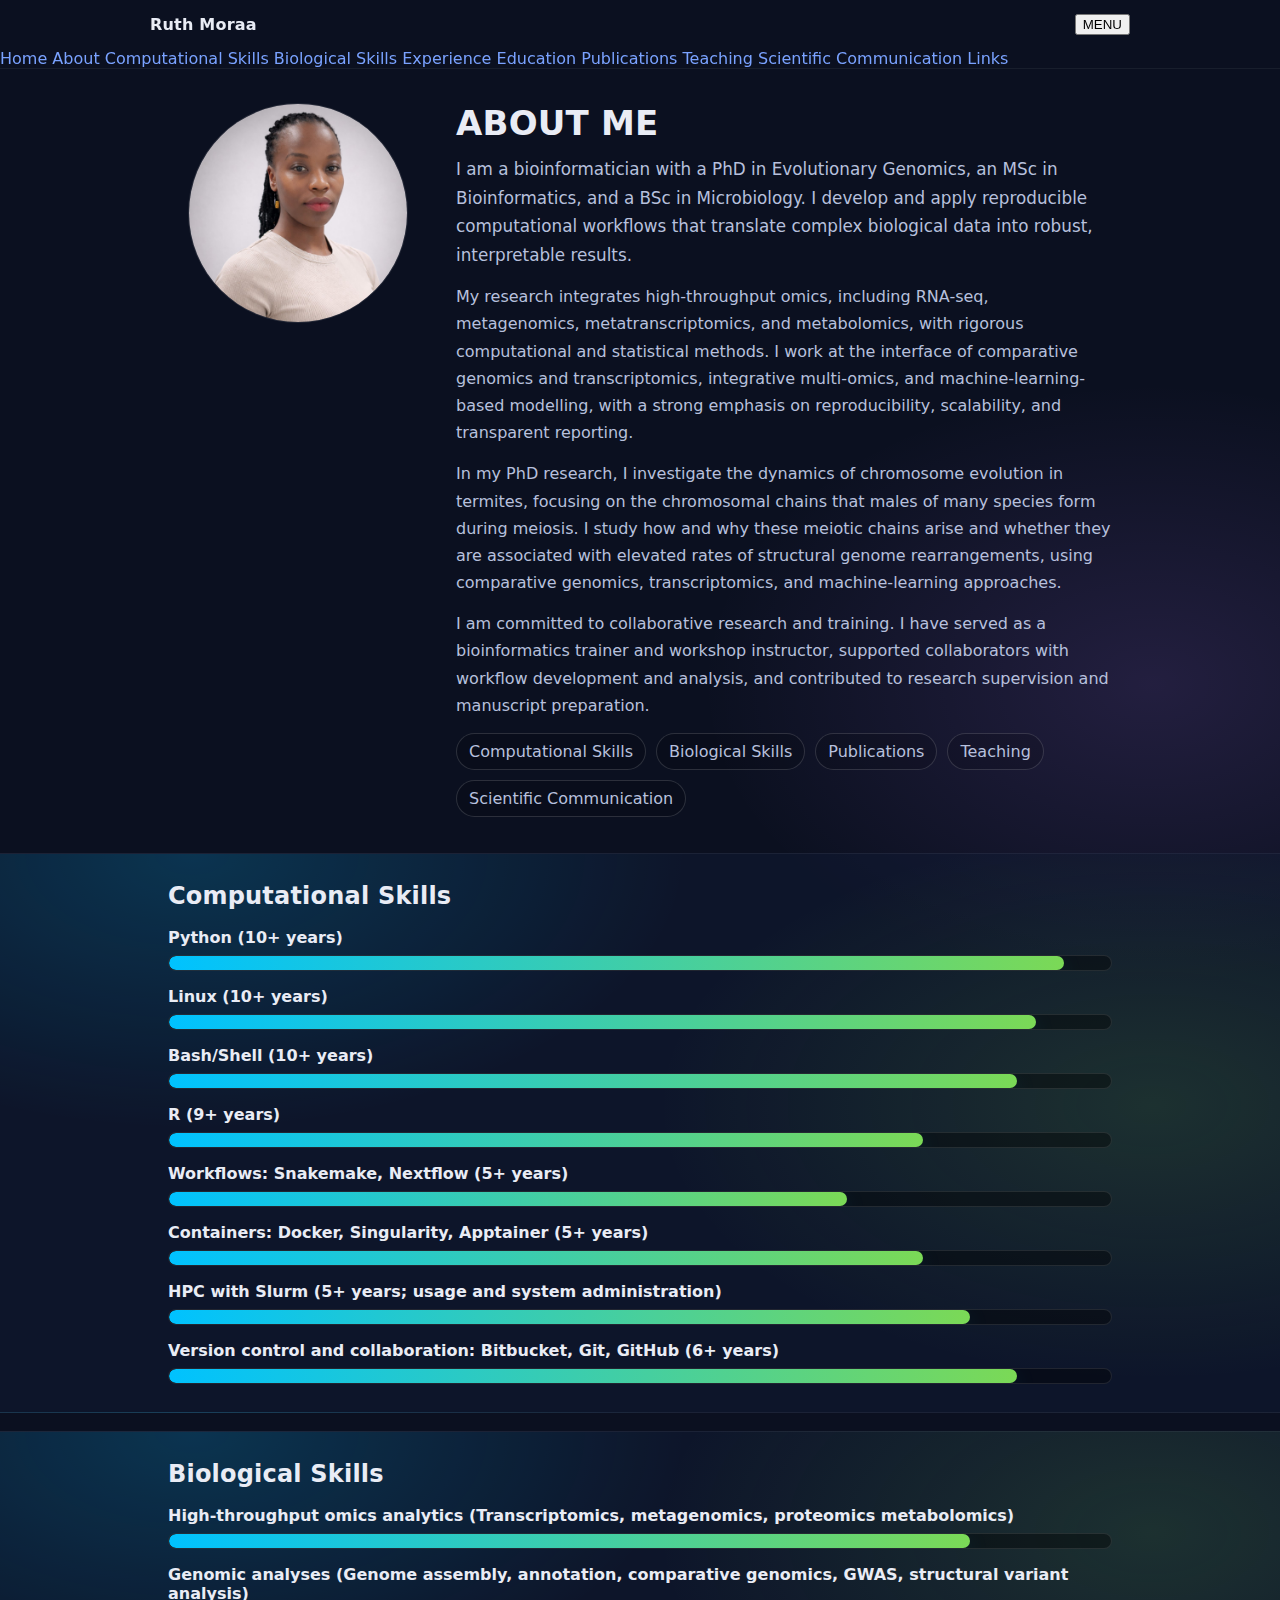
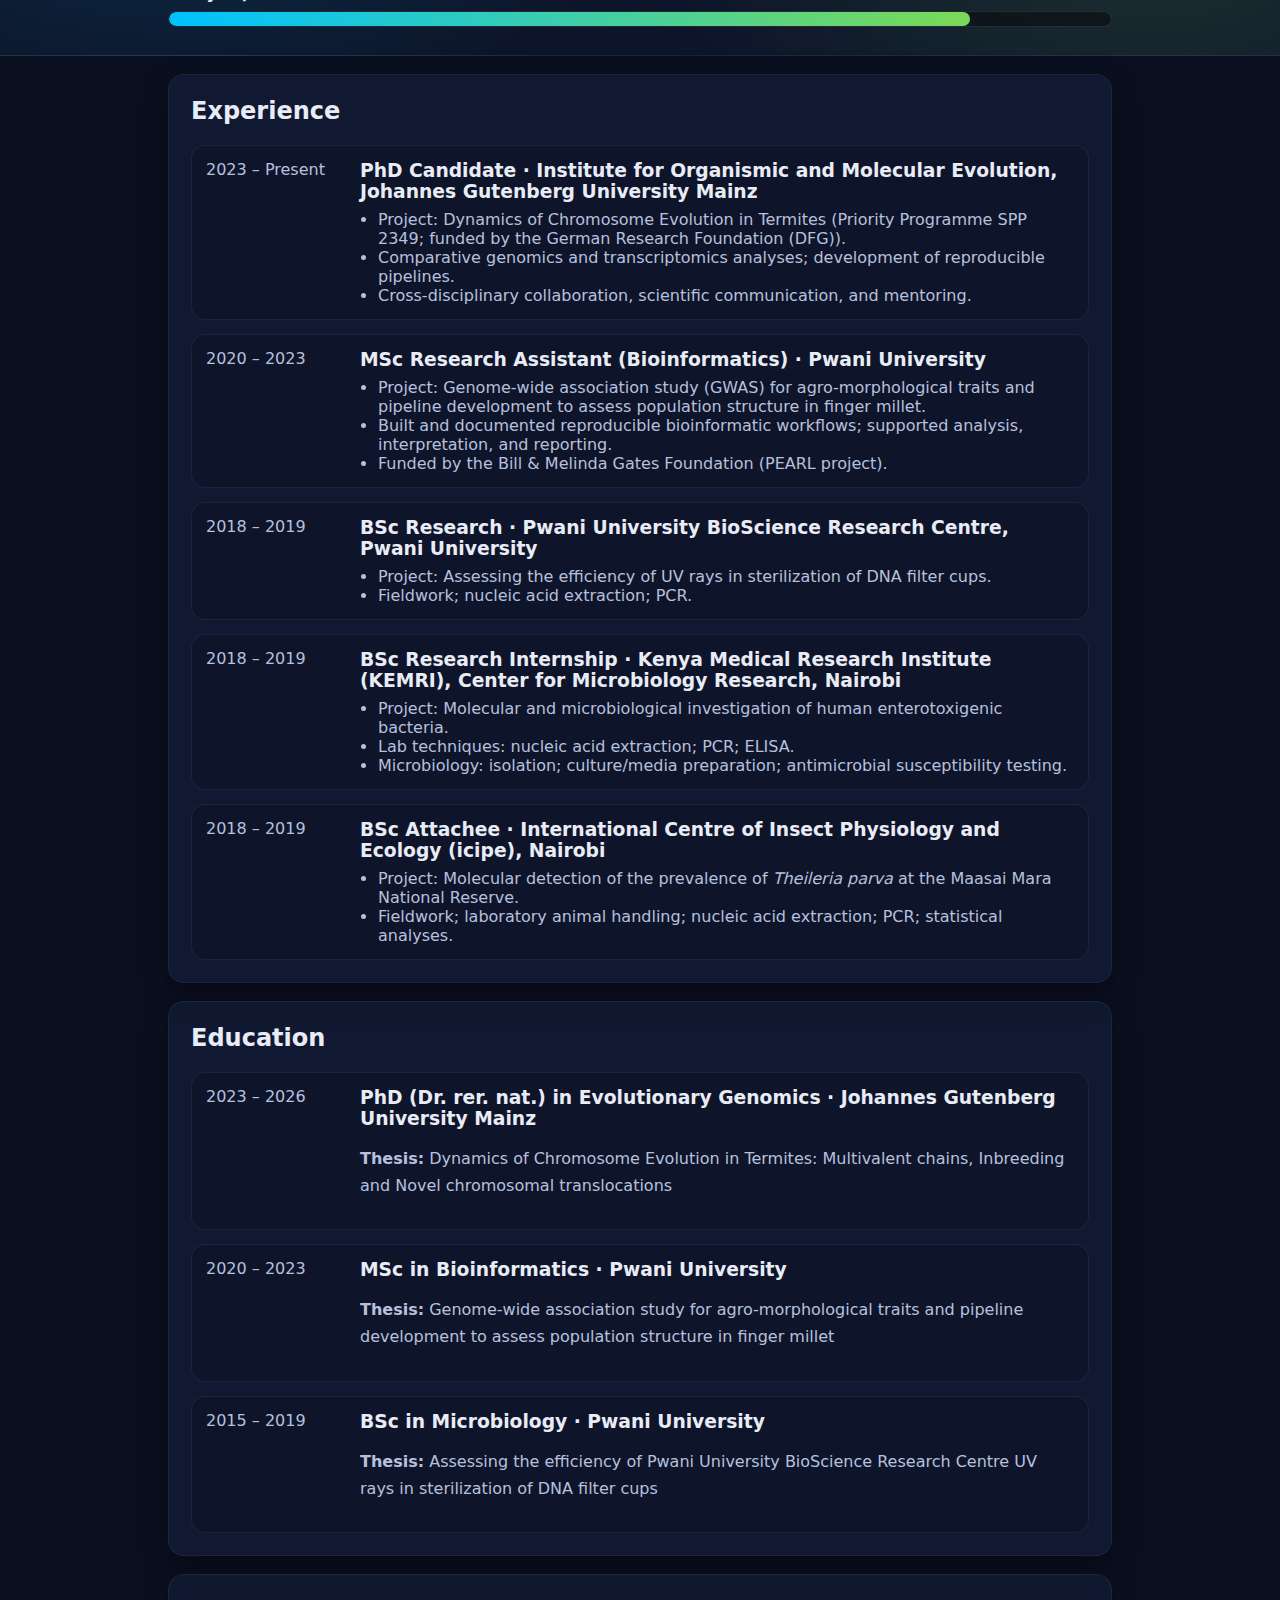
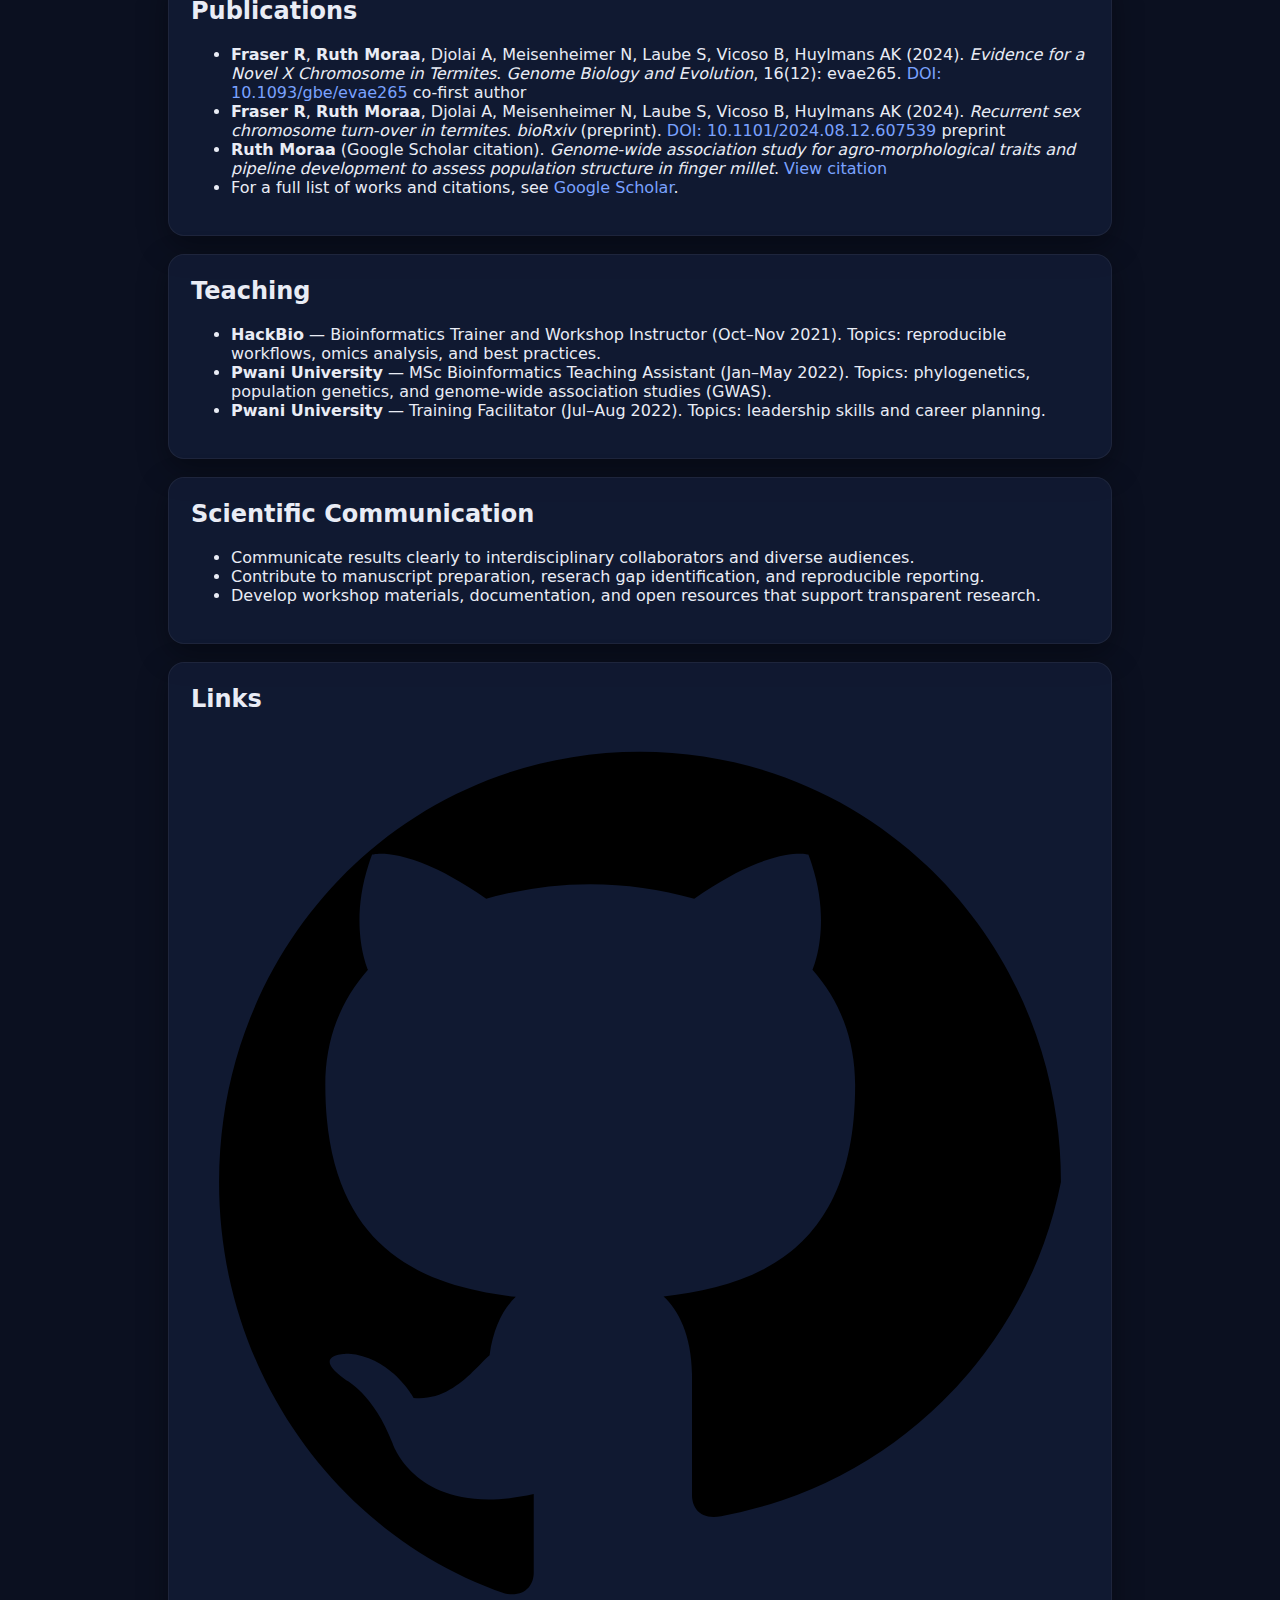
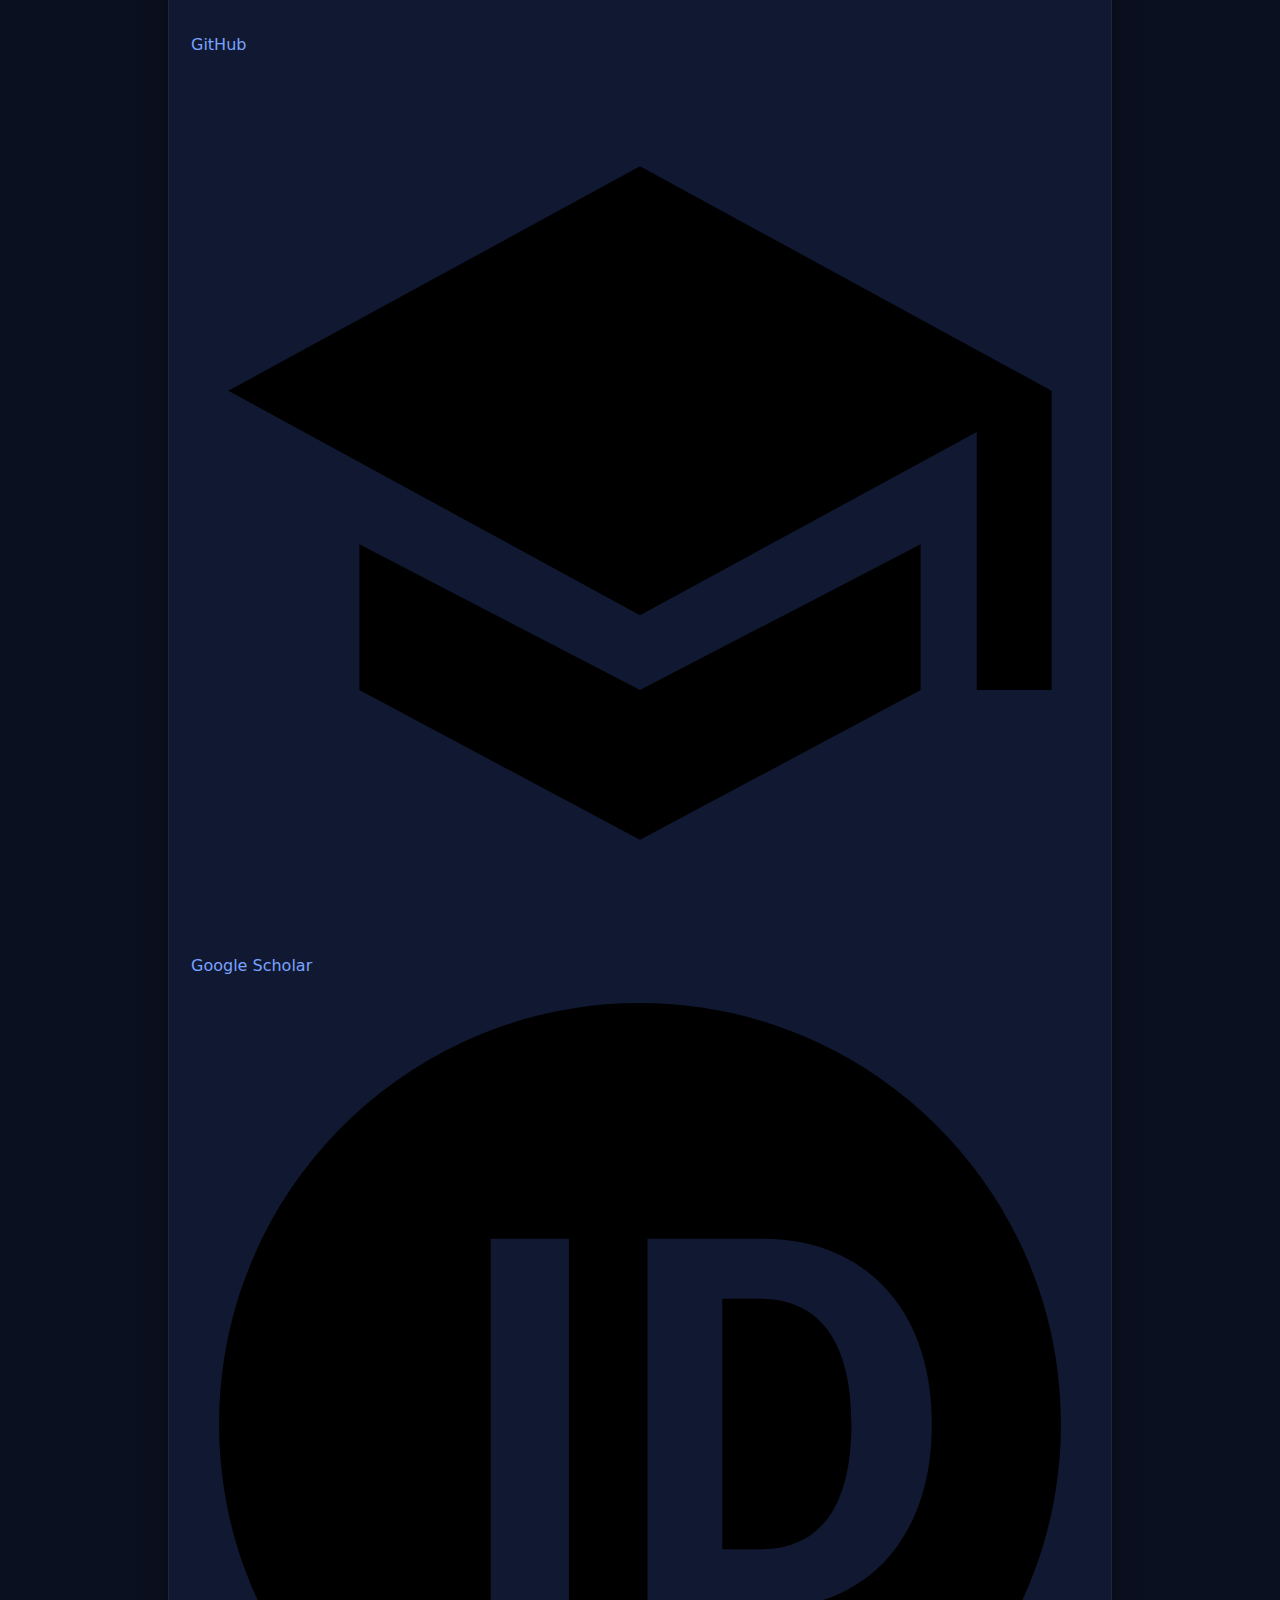
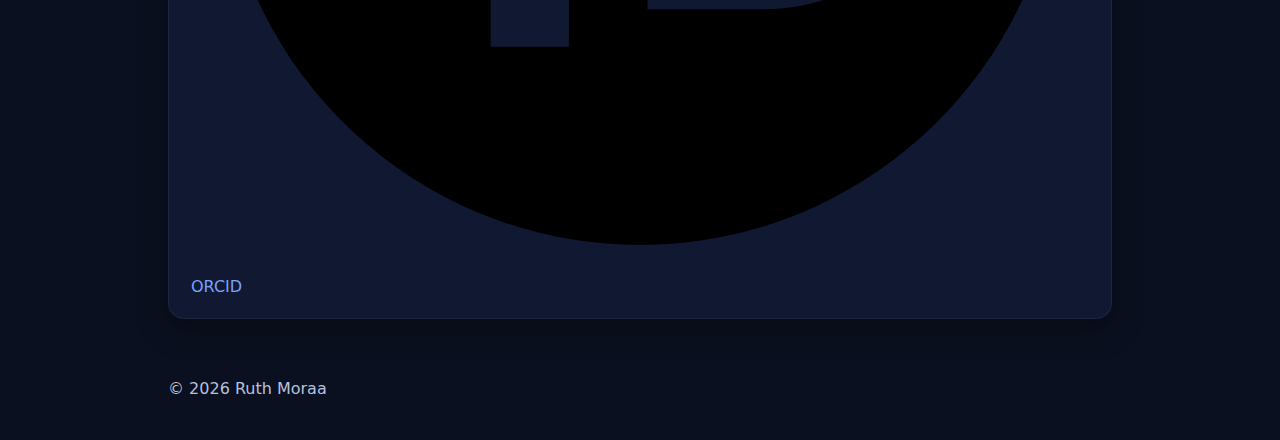
<file: index.html>
<!doctype html>
<html lang="en">
<head>
  <meta charset="utf-8" />
  <meta name="viewport" content="width=device-width, initial-scale=1" />
  <meta http-equiv="refresh" content="0; url=aboutme.html" />
  <title>Ruth Moraa</title>
  <link rel="canonical" href="aboutme.html" />
</head>
<body>
  <p>
    Redirecting to <a href="aboutme.html">aboutme.html</a>…
  </p>
</body>
</html>
</file>
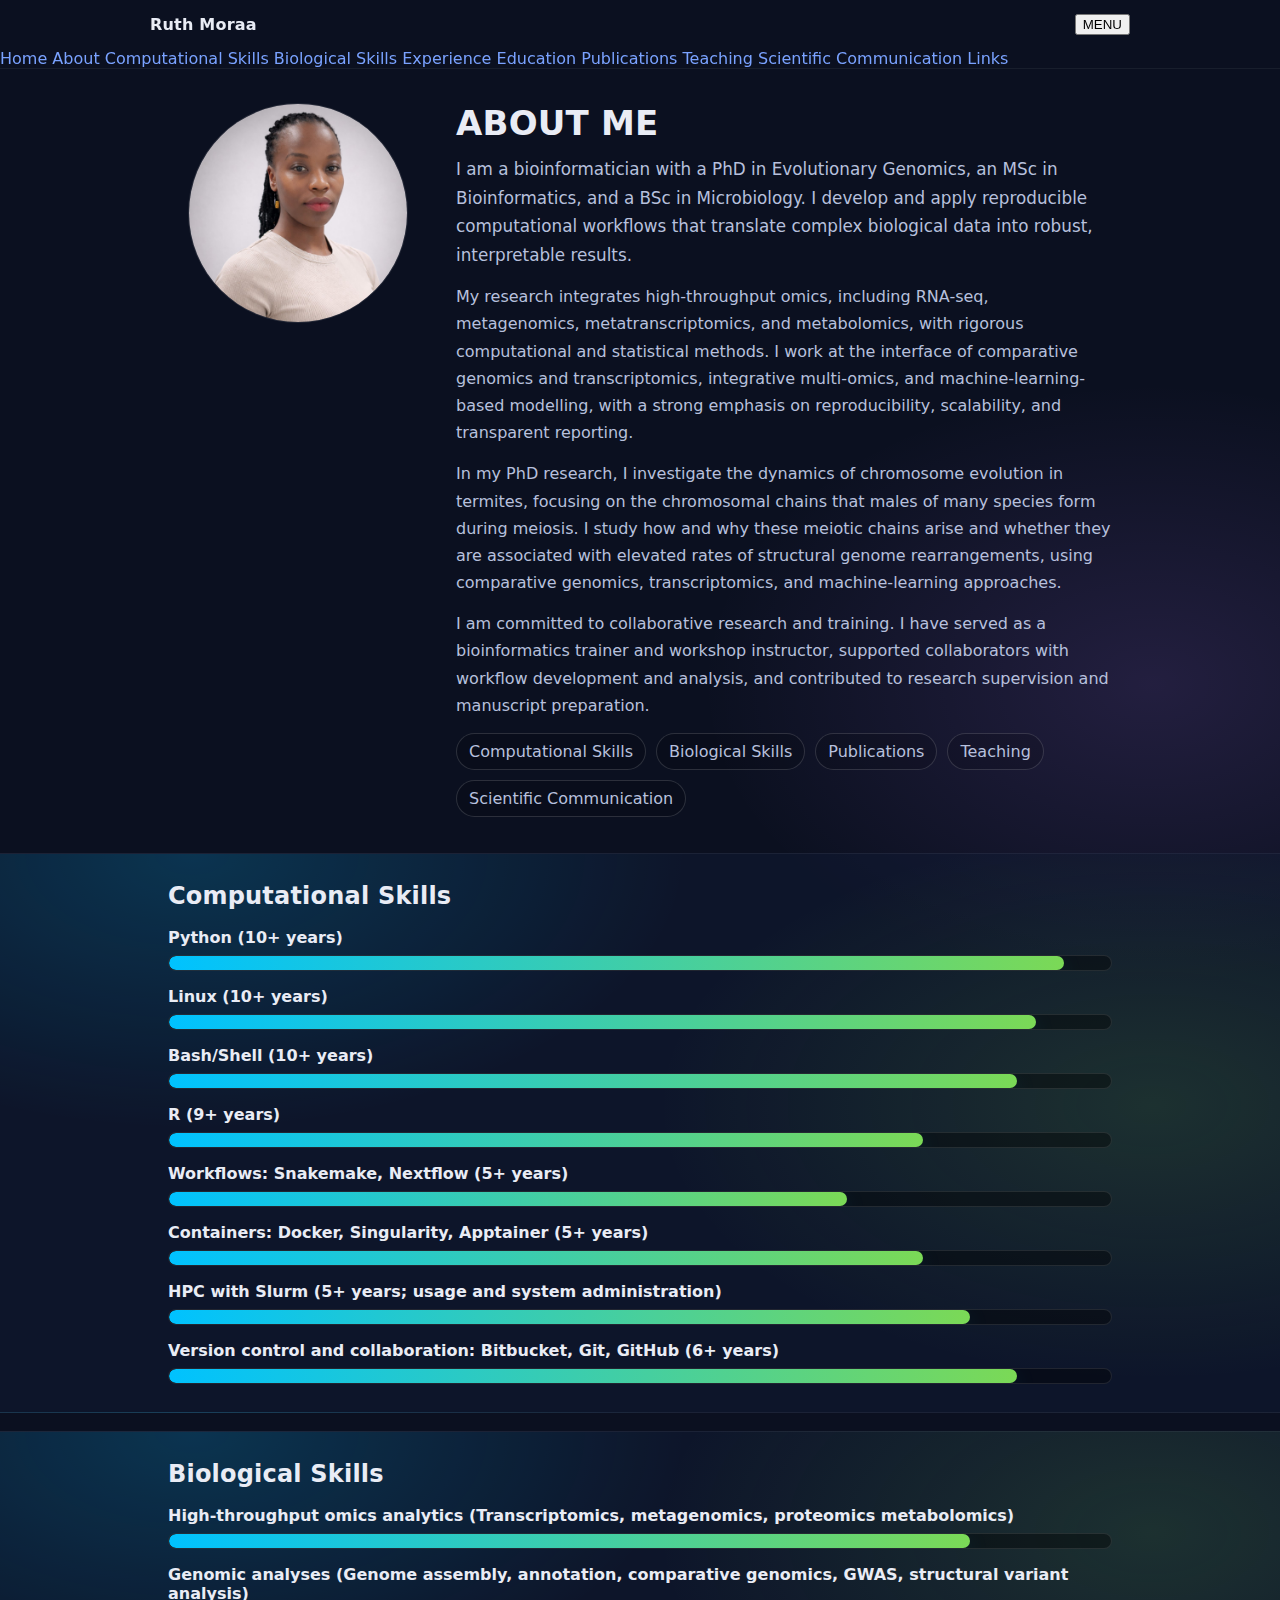
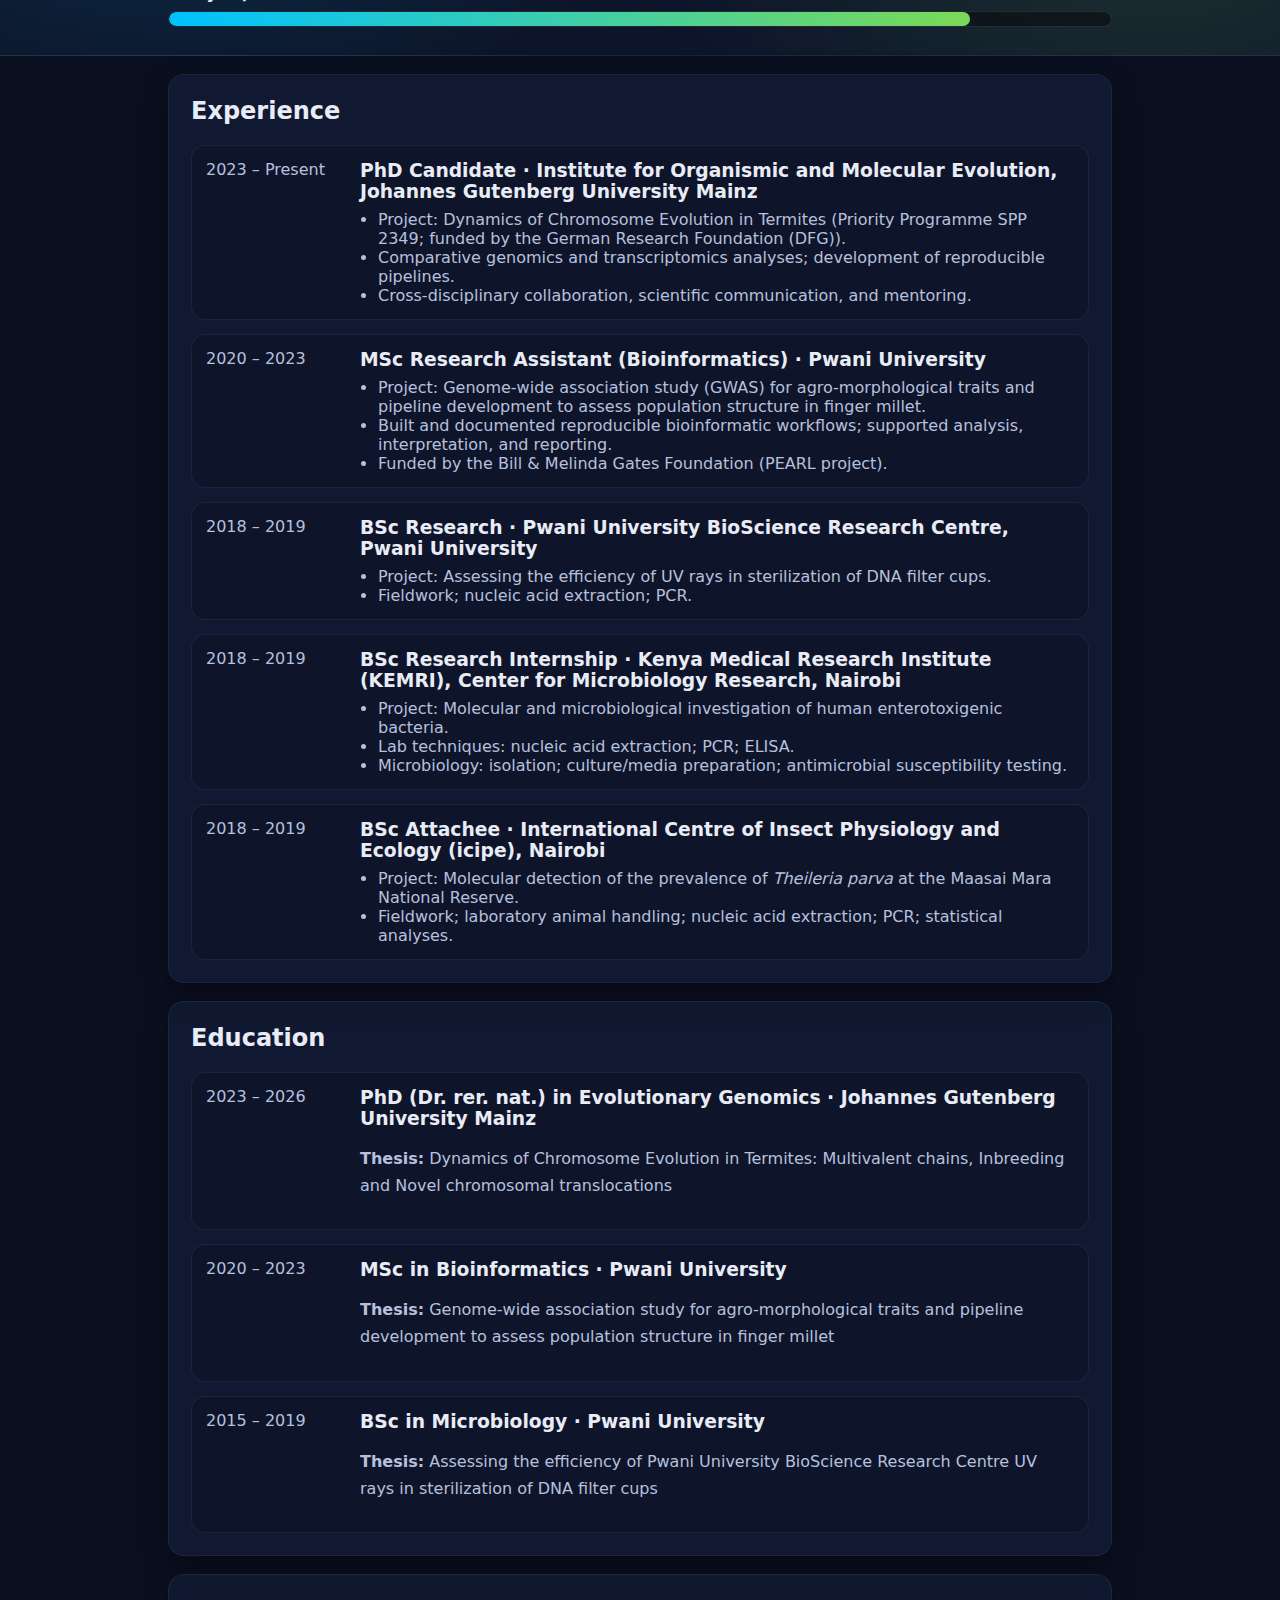
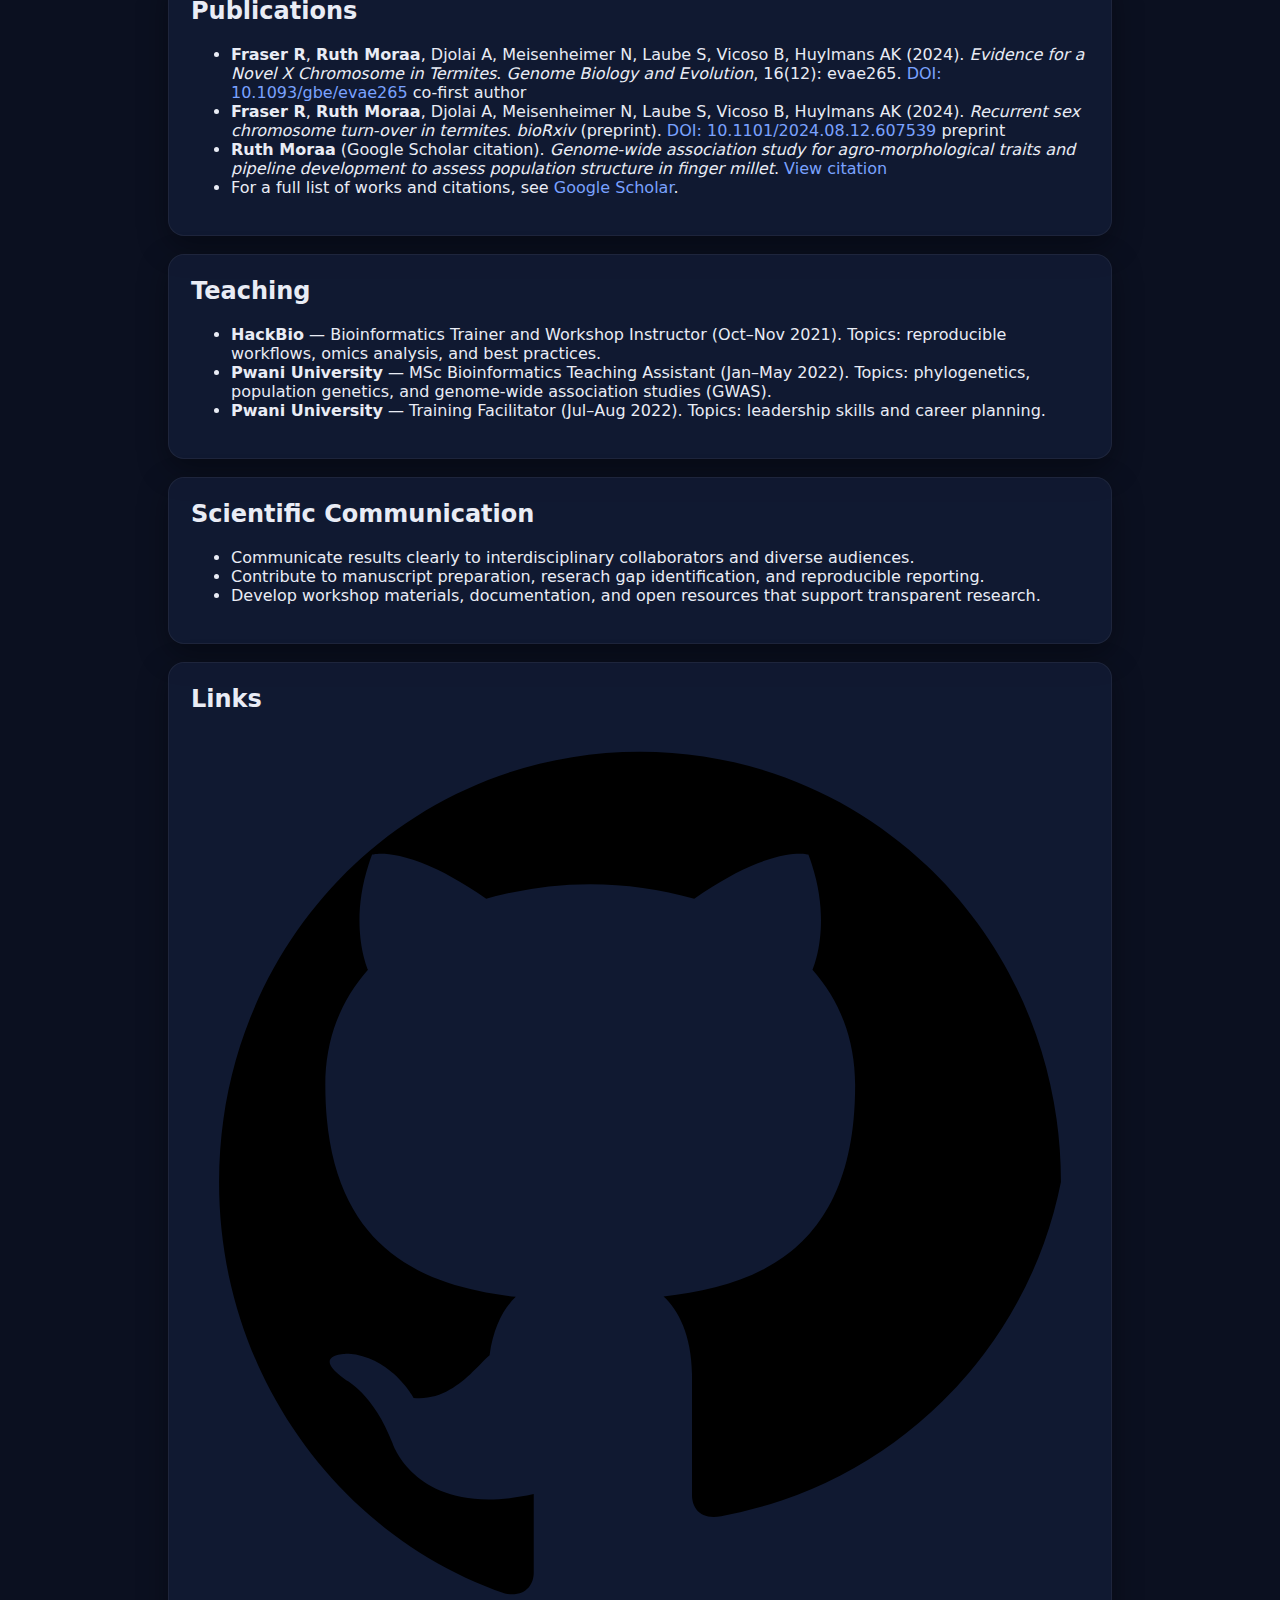
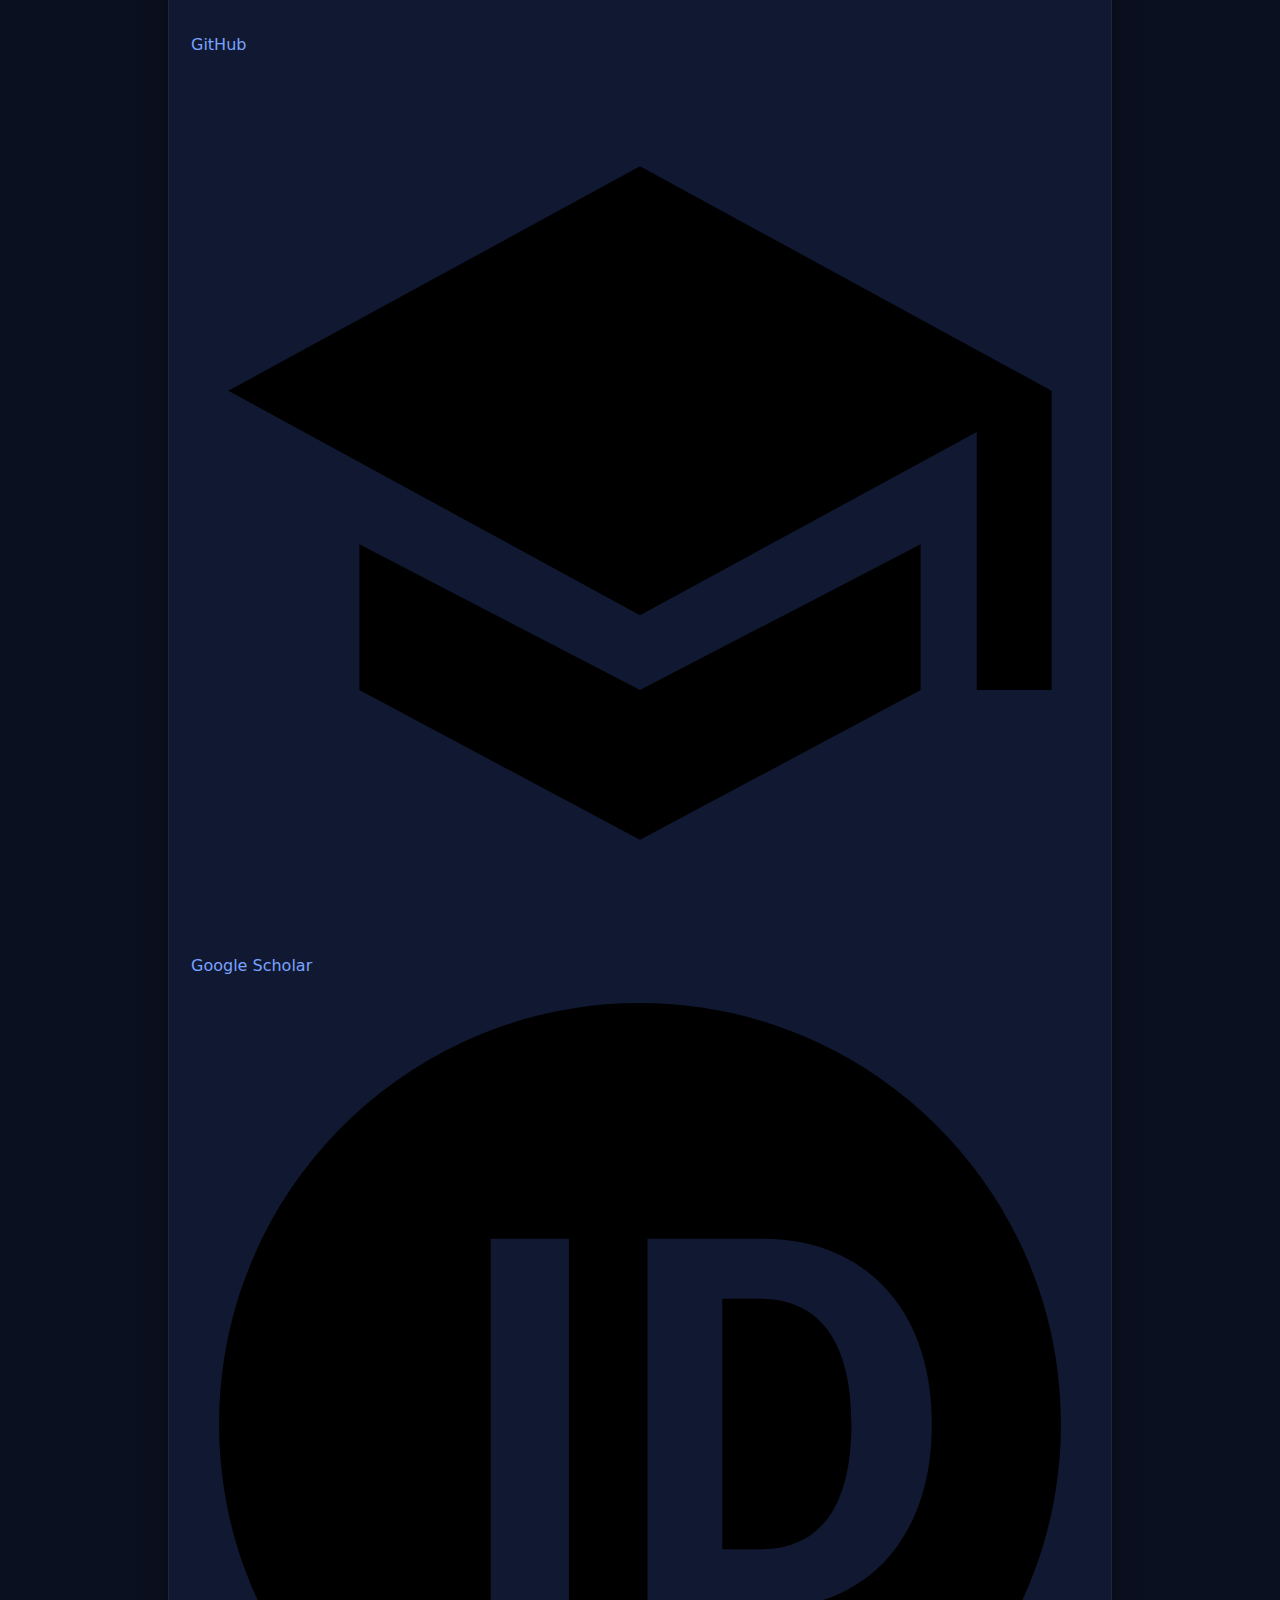
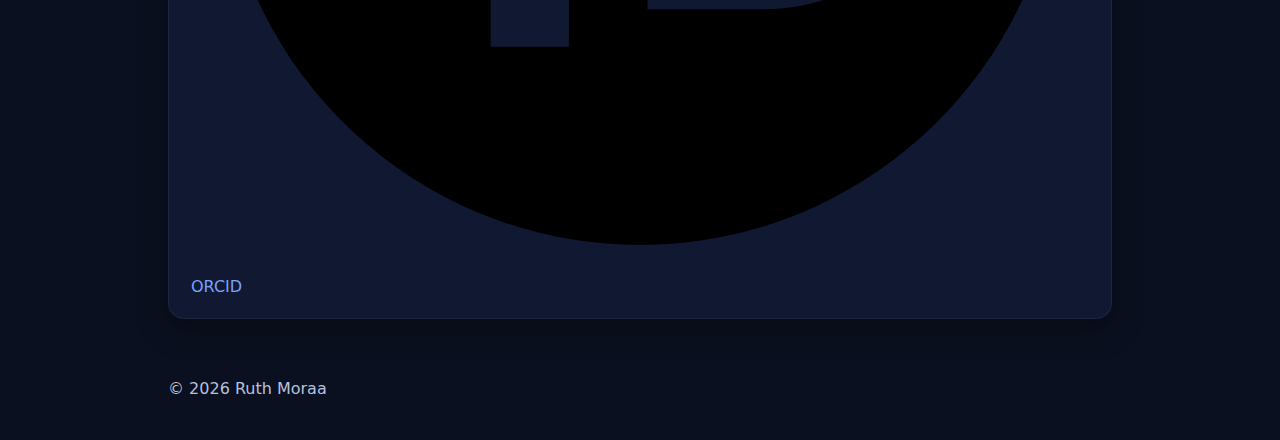
<file: aboutme.html>
<!doctype html>
<html lang="en">
<head>
  <meta charset="utf-8" />
  <meta name="viewport" content="width=device-width, initial-scale=1" />
  <title>ABOUT ME · Ruth Moraa</title>
  <link rel="stylesheet" href="assets/style.css" />
</head>

<body>
  <header class="topbar">
    <div class="container topbar-inner">
      <a class="brand" href="index.html">Ruth Moraa</a>

      <button class="menu-btn" id="menuBtn" aria-expanded="false" aria-controls="menuPanel">
        MENU <span class="burger" aria-hidden="true"></span>
      </button>
    </div>

    <nav class="menu-panel" id="menuPanel" aria-label="Site menu">
      <a href="index.html">Home</a>
      <a href="#about">About</a>
      <a href="#computational-skills">Computational Skills</a>
      <a href="#biological-skills">Biological Skills</a>
      <a href="#experience">Experience</a>
      <a href="#education">Education</a>
      <a href="#publications">Publications</a>
      <a href="#teaching">Teaching</a>
      <a href="#science-communication">Scientific Communication</a>
      <a href="#links">Links</a>
    </nav>
  </header>

  <!-- HERO ABOUT -->
  <main class="container">
    <section id="about" class="hero section">
      <div class="hero-grid">
        <div class="hero-photo">
          <img class="profile-pic" src="assets/gitprofile.jpg" alt="Ruth Moraa">
        </div>

        <div class="hero-copy">
          <h1>ABOUT ME</h1>

          <p class="lede">
            I am a bioinformatician with a PhD in Evolutionary Genomics, an MSc in Bioinformatics, and a BSc in Microbiology. I develop and apply
            reproducible computational workflows that translate complex biological data into robust, interpretable results.
          </p>

          <p>
            My research integrates high-throughput omics, including RNA-seq, metagenomics, metatranscriptomics, and metabolomics, with rigorous
            computational and statistical methods. I work at the interface of comparative genomics and transcriptomics, integrative multi-omics,
            and machine-learning-based modelling, with a strong emphasis on reproducibility, scalability, and transparent reporting.
          </p>

          <p>
            In my PhD research, I investigate the dynamics of chromosome evolution in termites, focusing on the chromosomal chains that males of many
            species form during meiosis. I study how and why these meiotic chains arise and whether they are associated with elevated rates of structural
            genome rearrangements, using comparative genomics, transcriptomics, and machine-learning approaches.
          </p>

          <p>
            I am committed to collaborative research and training. I have served as a bioinformatics trainer and workshop instructor, supported collaborators
            with workflow development and analysis, and contributed to research supervision and manuscript preparation.
          </p>

          <div class="pillnav">
            <a href="#computational-skills">Computational Skills</a>
            <a href="#biological-skills">Biological Skills</a>
            <a href="#publications">Publications</a>
            <a href="#teaching">Teaching</a>
            <a href="#science-communication">Scientific Communication</a>
          </div>
        </div>
      </div>
    </section>
  </main>

  <!-- COMPUTATIONAL SKILLS -->
  <section id="computational-skills" class="skills-band section">
    <div class="container">
      <h2 class="band-title">Computational Skills</h2>

      <div class="skills">
        <div class="skill">
          <div class="skill-label">Python (10+ years)</div>
          <div class="skill-track"><div class="skill-fill" style="width:95%"></div></div>
        </div>

        <div class="skill">
          <div class="skill-label">Linux (10+ years)</div>
          <div class="skill-track"><div class="skill-fill" style="width:92%"></div></div>
        </div>

        <div class="skill">
          <div class="skill-label">Bash/Shell (10+ years)</div>
          <div class="skill-track"><div class="skill-fill" style="width:90%"></div></div>
        </div>

        <div class="skill">
          <div class="skill-label">R (9+ years)</div>
          <div class="skill-track"><div class="skill-fill" style="width:80%"></div></div>
        </div>

        <div class="skill">
          <div class="skill-label">Workflows: Snakemake, Nextflow (5+ years)</div>
          <div class="skill-track"><div class="skill-fill" style="width:72%"></div></div>
        </div>

        <div class="skill">
          <div class="skill-label">Containers: Docker, Singularity, Apptainer (5+ years)</div>
          <div class="skill-track"><div class="skill-fill" style="width:80%"></div></div>
        </div>

        <div class="skill">
          <div class="skill-label">HPC with Slurm (5+ years; usage and system administration)</div>
          <div class="skill-track"><div class="skill-fill" style="width:85%"></div></div>
        </div>

        <div class="skill">
          <div class="skill-label">Version control and collaboration: Bitbucket, Git, GitHub (6+ years)</div>
          <div class="skill-track"><div class="skill-fill" style="width:90%"></div></div>
        </div>
      </div>
    </div>
  </section>

  <!-- BIOLOGICAL SKILLS -->
  <section id="biological-skills" class="skills-band section">
    <div class="container">
      <h2 class="band-title">Biological Skills</h2>

      <div class="skills">
        <div class="skill">
          <div class="skill-label">High-throughput omics analytics (Transcriptomics, metagenomics, proteomics metabolomics)</div>
          <div class="skill-track"><div class="skill-fill" style="width:85%"></div></div>
        </div>

        <div class="skill">
          <div class="skill-label">Genomic analyses (Genome assembly, annotation, comparative genomics, GWAS, structural variant analysis)</div>
          <div class="skill-track"><div class="skill-fill" style="width:85%"></div></div>
        </div>
      </div>
    </div>
  </section>

  <!-- MAIN CONTENT -->
  <main class="container">
    <!-- EXPERIENCE -->
    <section id="experience" class="card section">
      <h2>Experience</h2>

      <div class="timeline">
        <div class="item">
          <div class="when">2023 – Present</div>
          <div class="what">
            <h3>PhD Candidate · Institute for Organismic and Molecular Evolution, Johannes Gutenberg University Mainz</h3>
            <ul>
              <li>Project: Dynamics of Chromosome Evolution in Termites (Priority Programme SPP 2349; funded by the German Research Foundation (DFG)).</li>
              <li>Comparative genomics and transcriptomics analyses; development of reproducible pipelines.</li>
              <li>Cross-disciplinary collaboration, scientific communication, and mentoring.</li>
            </ul>
          </div>
        </div>

        <div class="item">
          <div class="when">2020 – 2023</div>
          <div class="what">
            <h3>MSc Research Assistant (Bioinformatics) · Pwani University</h3>
            <ul>
              <li>Project: Genome-wide association study (GWAS) for agro-morphological traits and pipeline development to assess population structure in finger millet.</li>
              <li>Built and documented reproducible bioinformatic workflows; supported analysis, interpretation, and reporting.</li>
              <li>Funded by the Bill &amp; Melinda Gates Foundation (PEARL project).</li>
            </ul>
          </div>
        </div>

        <div class="item">
          <div class="when">2018 – 2019</div>
          <div class="what">
            <h3>BSc Research · Pwani University BioScience Research Centre, Pwani University</h3>
            <ul>
              <li>Project: Assessing the efficiency of UV rays in sterilization of DNA filter cups.</li>
              <li>Fieldwork; nucleic acid extraction; PCR.</li>
            </ul>
          </div>
        </div>

        <div class="item">
          <div class="when">2018 – 2019</div>
          <div class="what">
            <h3>BSc Research Internship · Kenya Medical Research Institute (KEMRI), Center for Microbiology Research, Nairobi</h3>
            <ul>
              <li>Project: Molecular and microbiological investigation of human enterotoxigenic bacteria.</li>
              <li>Lab techniques: nucleic acid extraction; PCR; ELISA.</li>
              <li>Microbiology: isolation; culture/media preparation; antimicrobial susceptibility testing.</li>
            </ul>
          </div>
        </div>

        <div class="item">
          <div class="when">2018 – 2019</div>
          <div class="what">
            <h3>BSc Attachee · International Centre of Insect Physiology and Ecology (icipe), Nairobi</h3>
            <ul>
              <li>Project: Molecular detection of the prevalence of <em>Theileria parva</em> at the Maasai Mara National Reserve.</li>
              <li>Fieldwork; laboratory animal handling; nucleic acid extraction; PCR; statistical analyses.</li>
            </ul>
          </div>
        </div>
      </div>
    </section>

    <!-- EDUCATION -->
    <section id="education" class="card section">
      <h2>Education</h2>

      <div class="timeline">
        <div class="item">
          <div class="when">2023 – 2026</div>
          <div class="what">
            <h3>PhD (Dr. rer. nat.) in Evolutionary Genomics · Johannes Gutenberg University Mainz</h3>
            <p><strong>Thesis:</strong> Dynamics of Chromosome Evolution in Termites: Multivalent chains, Inbreeding and Novel chromosomal translocations</p>
          </div>
        </div>

        <div class="item">
          <div class="when">2020 – 2023</div>
          <div class="what">
            <h3>MSc in Bioinformatics · Pwani University</h3>
            <p><strong>Thesis:</strong> Genome-wide association study for agro-morphological traits and pipeline development to assess population structure in finger millet</p>
          </div>
        </div>

        <div class="item">
          <div class="when">2015 – 2019</div>
          <div class="what">
            <h3>BSc in Microbiology · Pwani University</h3>
            <p><strong>Thesis:</strong> Assessing the efficiency of Pwani University BioScience Research Centre UV rays in sterilization of DNA filter cups</p>
          </div>
        </div>
      </div>
    </section>

    <!-- PUBLICATIONS -->
    <section id="publications" class="card section">
      <h2>Publications</h2>

      <ul class="pubs">
        <li>
          <strong>Fraser R</strong>, <strong>Ruth Moraa</strong>, Djolai A, Meisenheimer N, Laube S, Vicoso B, Huylmans AK (2024).
          <em>Evidence for a Novel X Chromosome in Termites</em>. <em>Genome Biology and Evolution</em>, 16(12): evae265.
          <a href="https://doi.org/10.1093/gbe/evae265" target="_blank" rel="noopener">DOI: 10.1093/gbe/evae265</a>
          <span class="tag">co-first author</span>
        </li>

        <li>
          <strong>Fraser R</strong>, <strong>Ruth Moraa</strong>, Djolai A, Meisenheimer N, Laube S, Vicoso B, Huylmans AK (2024).
          <em>Recurrent sex chromosome turn-over in termites</em>. <em>bioRxiv</em> (preprint).
          <a href="https://doi.org/10.1101/2024.08.12.607539" target="_blank" rel="noopener">DOI: 10.1101/2024.08.12.607539</a>
          <span class="tag">preprint</span>
        </li>

        <li>
          <strong>Ruth Moraa</strong> (Google Scholar citation).
          <em>Genome-wide association study for agro-morphological traits and pipeline development to assess population structure in finger millet</em>.
          <a href="https://scholar.google.com/citations?view_op=view_citation&amp;hl=en&amp;user=Hv2tnT4AAAAJ&amp;citation_for_view=Hv2tnT4AAAAJ:d1gkVwhDpl0C"
             target="_blank" rel="noopener">View citation</a>
        </li>

        <li class="muted">
          For a full list of works and citations, see
          <a href="https://scholar.google.com/citations?hl=en&amp;user=Hv2tnT4AAAAJ" target="_blank" rel="noopener">Google Scholar</a>.
        </li>
      </ul>
    </section>

    <!-- TEACHING -->
    <section id="teaching" class="card section">
      <h2>Teaching</h2>
      <ul class="bullets">
        <li>
          <strong>HackBio</strong> — Bioinformatics Trainer and Workshop Instructor (Oct–Nov 2021).
          Topics: reproducible workflows, omics analysis, and best practices.
        </li>
        <li>
          <strong>Pwani University</strong> — MSc Bioinformatics Teaching Assistant (Jan–May 2022).
          Topics: phylogenetics, population genetics, and genome-wide association studies (GWAS).
        </li>
        <li>
          <strong>Pwani University</strong> — Training Facilitator (Jul–Aug 2022).
          Topics: leadership skills and career planning.
        </li>
      </ul>
    </section>

    <!-- SCIENCE COMMUNICATION -->
    <section id="science-communication" class="card section">
      <h2>Scientific Communication</h2>
      <ul class="bullets">
        <li>Communicate results clearly to interdisciplinary collaborators and diverse audiences.</li>
        <li>Contribute to manuscript preparation, reserach gap identification, and reproducible reporting.</li>
        <li>Develop workshop materials, documentation, and open resources that support transparent research.</li>
      </ul>
    </section>

    <!-- LINKS -->
    <section id="links" class="card section">
      <h2>Links</h2>

      <div class="icon-links">
        <a class="icon-link" href="https://github.com/Ruth-Moraa" target="_blank" rel="noopener" aria-label="GitHub">
          <span class="icon" aria-hidden="true">
            <svg viewBox="0 0 24 24" role="img">
              <path d="M12 .5C5.73.5.75 5.6.75 12c0 5.12 3.2 9.46 7.64 11 .56.1.77-.25.77-.56v-2.1c-3.11.7-3.77-1.35-3.77-1.35-.51-1.34-1.25-1.7-1.25-1.7-1.02-.72.08-.7.08-.7 1.13.08 1.73 1.18 1.73 1.18 1 .1 1.63-.79 2.03-1.14.1-.76.39-1.27.7-1.56-2.48-.29-5.09-1.27-5.09-5.66 0-1.25.43-2.28 1.14-3.08-.12-.29-.5-1.48.11-3.08 0 0 .93-.3 3.05 1.18a10.3 10.3 0 0 1 2.78-.39c.94 0 1.88.13 2.78.39 2.12-1.48 3.05-1.18 3.05-1.18.61 1.6.23 2.79.11 3.08.71.8 1.14 1.83 1.14 3.08 0 4.4-2.62 5.37-5.12 5.65.4.36.76 1.06.76 2.14v3.17c0 .31.2.67.78.56A11.32 11.32 0 0 0 23.25 12C23.25 5.6 18.27.5 12 .5z"/>
            </svg>
          </span>
          <span>GitHub</span>
        </a>

        <a class="icon-link"
           href="https://scholar.google.com/citations?hl=en&amp;user=Hv2tnT4AAAAJ"
           target="_blank" rel="noopener" aria-label="Google Scholar">
          <span class="icon" aria-hidden="true">
            <svg viewBox="0 0 24 24" role="img">
              <path d="M12 3 1 9l11 6 9-4.9V17h2V9L12 3zm0 14L4.5 13.1V17L12 21l7.5-4v-3.9L12 17z"/>
            </svg>
          </span>
          <span>Google Scholar</span>
        </a>

        <a class="icon-link"
           href="https://orcid.org/0000-0002-1486-5596"
           target="_blank" rel="noopener" aria-label="ORCID">
          <span class="icon" aria-hidden="true">
            <svg viewBox="0 0 24 24" role="img">
              <path d="M12 .75C5.79.75.75 5.79.75 12S5.79 23.25 12 23.25 23.25 18.21 23.25 12 18.21.75 12 .75zm-4 6.3h2.1v10.9H8.01V7.05zm7.3 0c2.63 0 4.5 1.8 4.5 4.95 0 3.2-1.87 4.95-4.5 4.95h-3.1V7.05h3.1zm-.1 8.3c1.56 0 2.45-1.05 2.45-3.35 0-2.26-.89-3.35-2.45-3.35h-1v6.7h1z"/>
            </svg>
          </span>
          <span>ORCID</span>
        </a>
      </div>
    </section>
  </main>

  <footer class="footer">
    <div class="container">
      <p>© <span id="y"></span> Ruth Moraa</p>
    </div>
  </footer>

  <script>
    document.getElementById("y").textContent = new Date().getFullYear();

    const btn = document.getElementById("menuBtn");
    const panel = document.getElementById("menuPanel");

    btn.addEventListener("click", () => {
      const open = panel.classList.toggle("open");
      btn.setAttribute("aria-expanded", open ? "true" : "false");
    });

    panel.querySelectorAll("a").forEach(a => {
      a.addEventListener("click", () => {
        panel.classList.remove("open");
        btn.setAttribute("aria-expanded", "false");
      });
    });

    document.addEventListener("click", (e) => {
      if (!panel.contains(e.target) && !btn.contains(e.target)) {
        panel.classList.remove("open");
        btn.setAttribute("aria-expanded", "false");
      }
    });
  </script>
</body>
</html>
</file>
<file: assets/style.css>
:root{
  --bg:#0b1020;
  --text:#e9ecf5;
  --muted:#b7c0dd;
  --accent:#7aa2ff;
  --shadow: 0 10px 30px rgba(0,0,0,.35);
  --radius: 16px;
}

*{ box-sizing: border-box; }
html{ scroll-behavior: smooth; }

body{
  margin: 0;
  font-family: system-ui, -apple-system, Segoe UI, Roboto, Helvetica, Arial, sans-serif;
  background:
    radial-gradient(1200px 600px at 20% -10%, rgba(122,162,255,.18), transparent 50%),
    radial-gradient(900px 600px at 90% 10%, rgba(180,120,255,.14), transparent 50%),
    var(--bg);
  color: var(--text);
}

a{ color: var(--accent); text-decoration: none; }
a:hover{ text-decoration: underline; }

.container{
  max-width: 980px;
  margin: 0 auto;
  padding: 0 18px;
}

.section{ scroll-margin-top: 84px; }

/* Top navigation bar */
.topbar{
  position: sticky;
  top: 0;
  z-index: 10;
  border-bottom: 1px solid rgba(255,255,255,.06);
  background: rgba(11,16,32,.72);
  backdrop-filter: blur(10px);
}

.topbar-inner{
  display: flex;
  align-items: center;
  justify-content: space-between;
  padding: 14px 0;
}

.brand{
  font-weight: 700;
  letter-spacing: .2px;
  color: var(--text);
}

.nav{
  display: flex;
  gap: 14px;
  flex-wrap: wrap;
}

.nav a{ color: var(--muted); }
.nav a:hover{ color: var(--text); text-decoration: none; }

/* HERO (About) */
.hero{
  padding: 34px 0 18px;
}

.hero-grid{
  display: grid;
  grid-template-columns: 260px 1fr;
  gap: 28px;
  align-items: start;
}

.hero-photo{
  display: flex;
  justify-content: center;
}

.profile-pic{
  width: 220px;
  height: 220px;
  object-fit: cover;
  border-radius: 50%;
  border: 1px solid rgba(255,255,255,.10);
}

.hero-copy h1{
  margin: 0 0 12px;
  font-size: 34px;
  letter-spacing: .2px;
}

.hero-copy p{
  margin: 0 0 14px;
  color: var(--muted);
  line-height: 1.7;
}

.lede{
  color: var(--text);
  font-size: 1.05rem;
}

/* Pill buttons */
.pillnav{
  display: flex;
  gap: 10px;
  flex-wrap: wrap;
  margin-top: 10px;
}

.pillnav a{
  padding: 8px 12px;
  border-radius: 999px;
  border: 1px solid rgba(255,255,255,.14);
  color: var(--muted);
  background: rgba(0,0,0,.14);
}

.pillnav a:hover{
  color: var(--text);
  text-decoration: none;
  border-color: rgba(255,255,255,.25);
}

/* Full-width skills bands */
.skills-band{
  margin: 18px 0;
  padding: 28px 0;
  background:
    radial-gradient(900px 500px at 15% 0%, rgba(0,194,255,.18), transparent 55%),
    radial-gradient(900px 500px at 90% 45%, rgba(123,217,86,.14), transparent 55%),
    rgba(17,26,51,.55);
  border-top: 1px solid rgba(255,255,255,.06);
  border-bottom: 1px solid rgba(255,255,255,.06);
}

.band-title{
  margin: 0 0 18px;
  font-size: 24px;
  letter-spacing: .2px;
}

/* Skill bars */
.skills{
  display: flex;
  flex-direction: column;
  gap: 16px;
}

.skill-label{
  font-weight: 700;
  margin-bottom: 8px;
  color: var(--text);
}

.skill-track{
  height: 16px;
  border-radius: 999px;
  background: rgba(0,0,0,.40);
  border: 1px solid rgba(255,255,255,.10);
  overflow: hidden;
}

.skill-fill{
  height: 100%;
  border-radius: 999px;
  background: linear-gradient(90deg, #00c2ff 0%, #7bd956 100%);
  box-shadow: 0 8px 24px rgba(0,194,255,.12);
}

/* Cards for the rest */
.card{
  background: rgba(17,26,51,.88);
  border: 1px solid rgba(255,255,255,.06);
  border-radius: var(--radius);
  box-shadow: var(--shadow);
  padding: 22px;
  margin: 18px 0;
}

.card h2{ margin-top: 0; }

.card p{
  color: var(--muted);
  line-height: 1.7;
}

/* Timeline */
.timeline{
  display: flex;
  flex-direction: column;
  gap: 14px;
}

.item{
  display: grid;
  grid-template-columns: 140px 1fr;
  gap: 14px;
  padding: 14px;
  border: 1px solid rgba(255,255,255,.06);
  border-radius: 14px;
  background: rgba(0,0,0,.12);
}

.when{
  color: var(--muted);
  font-variant-numeric: tabular-nums;
}

.what h3{ margin: 0 0 8px; }

.what ul{
  margin: 0;
  padding-left: 18px;
  color: var(--muted);
}

.links{
  display: flex;
  gap: 14px;
  flex-wrap: wrap;
}

/* Footer */
.footer{
  padding: 26px 0;
  color: var(--muted);
}

/* Responsive */
@media (max-width: 820px){
  .hero-grid{
    grid-template-columns: 1fr;
  }

  .hero-photo{
    justify-content: flex-start;
  }

  .profile-pic{
    width: 200px;
    height: 200px;
  }

  .item{
    grid-template-columns: 1fr;
  }
}
</file>
